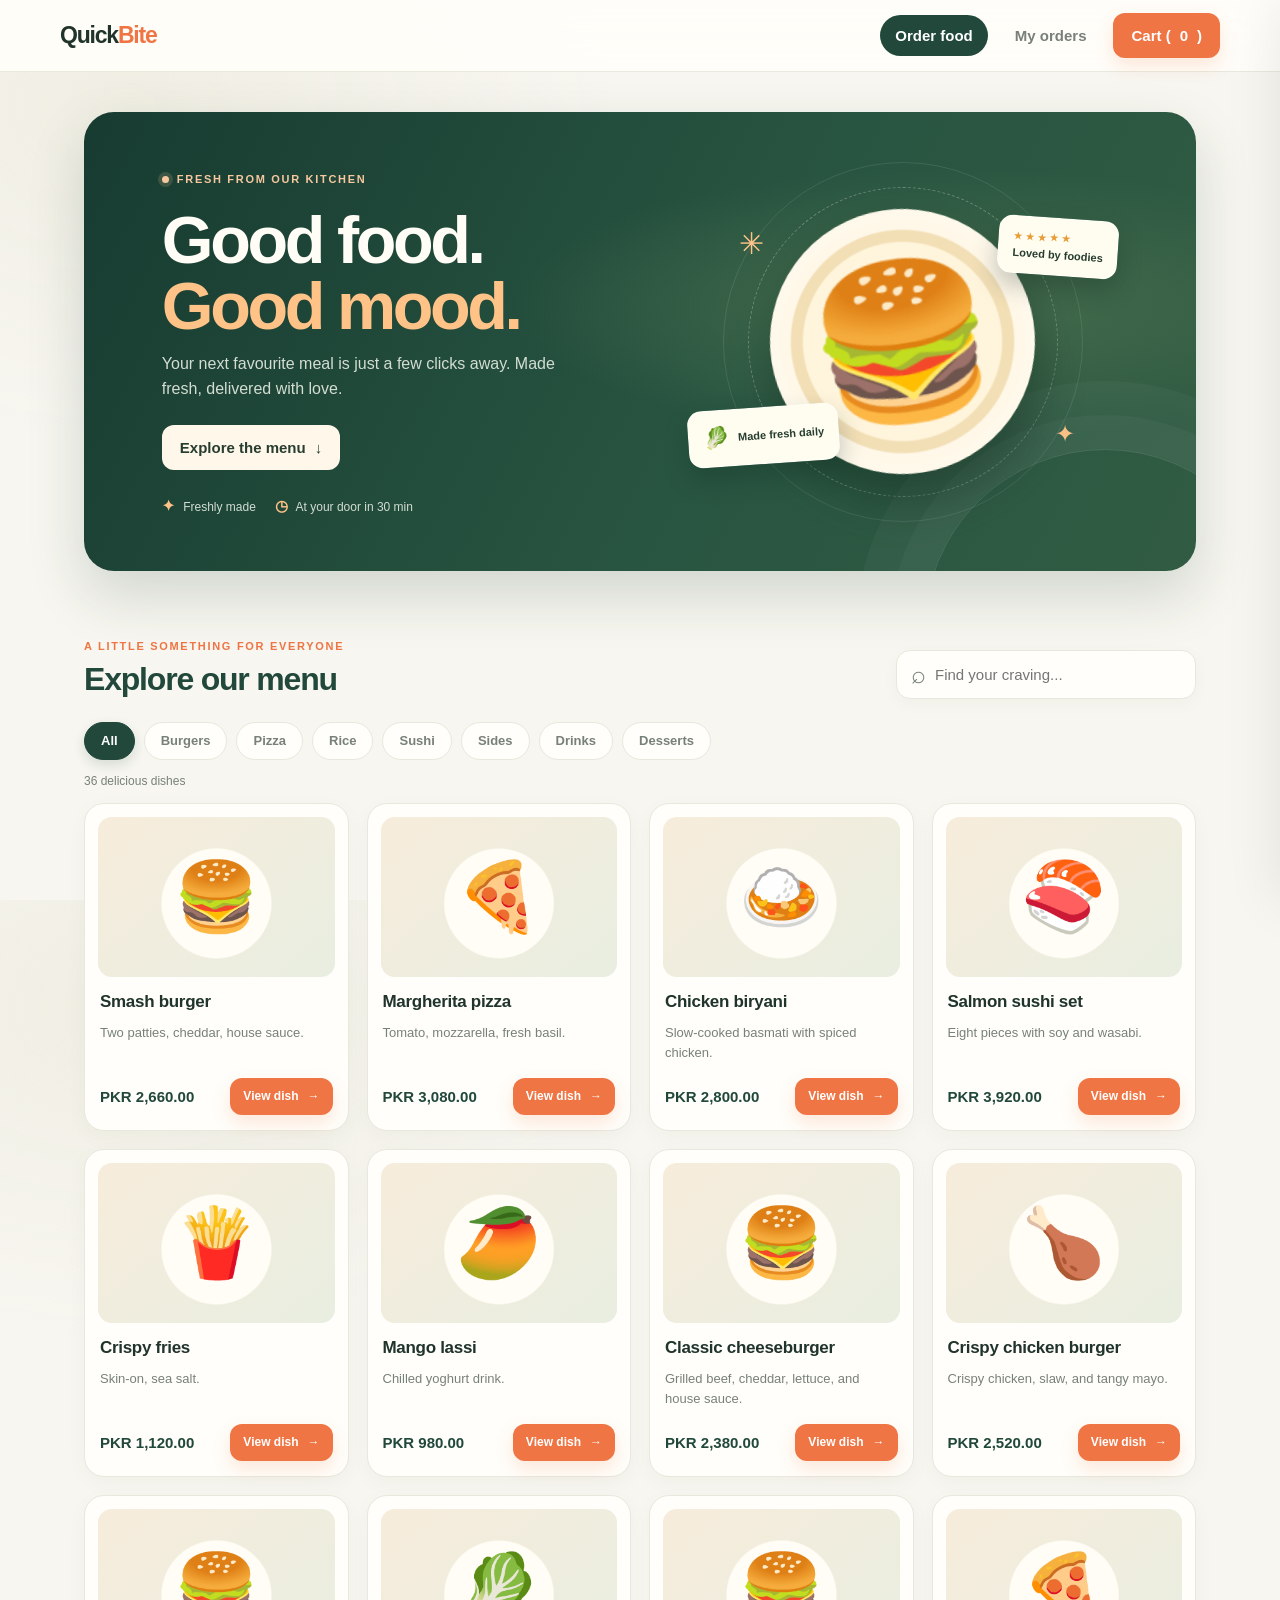
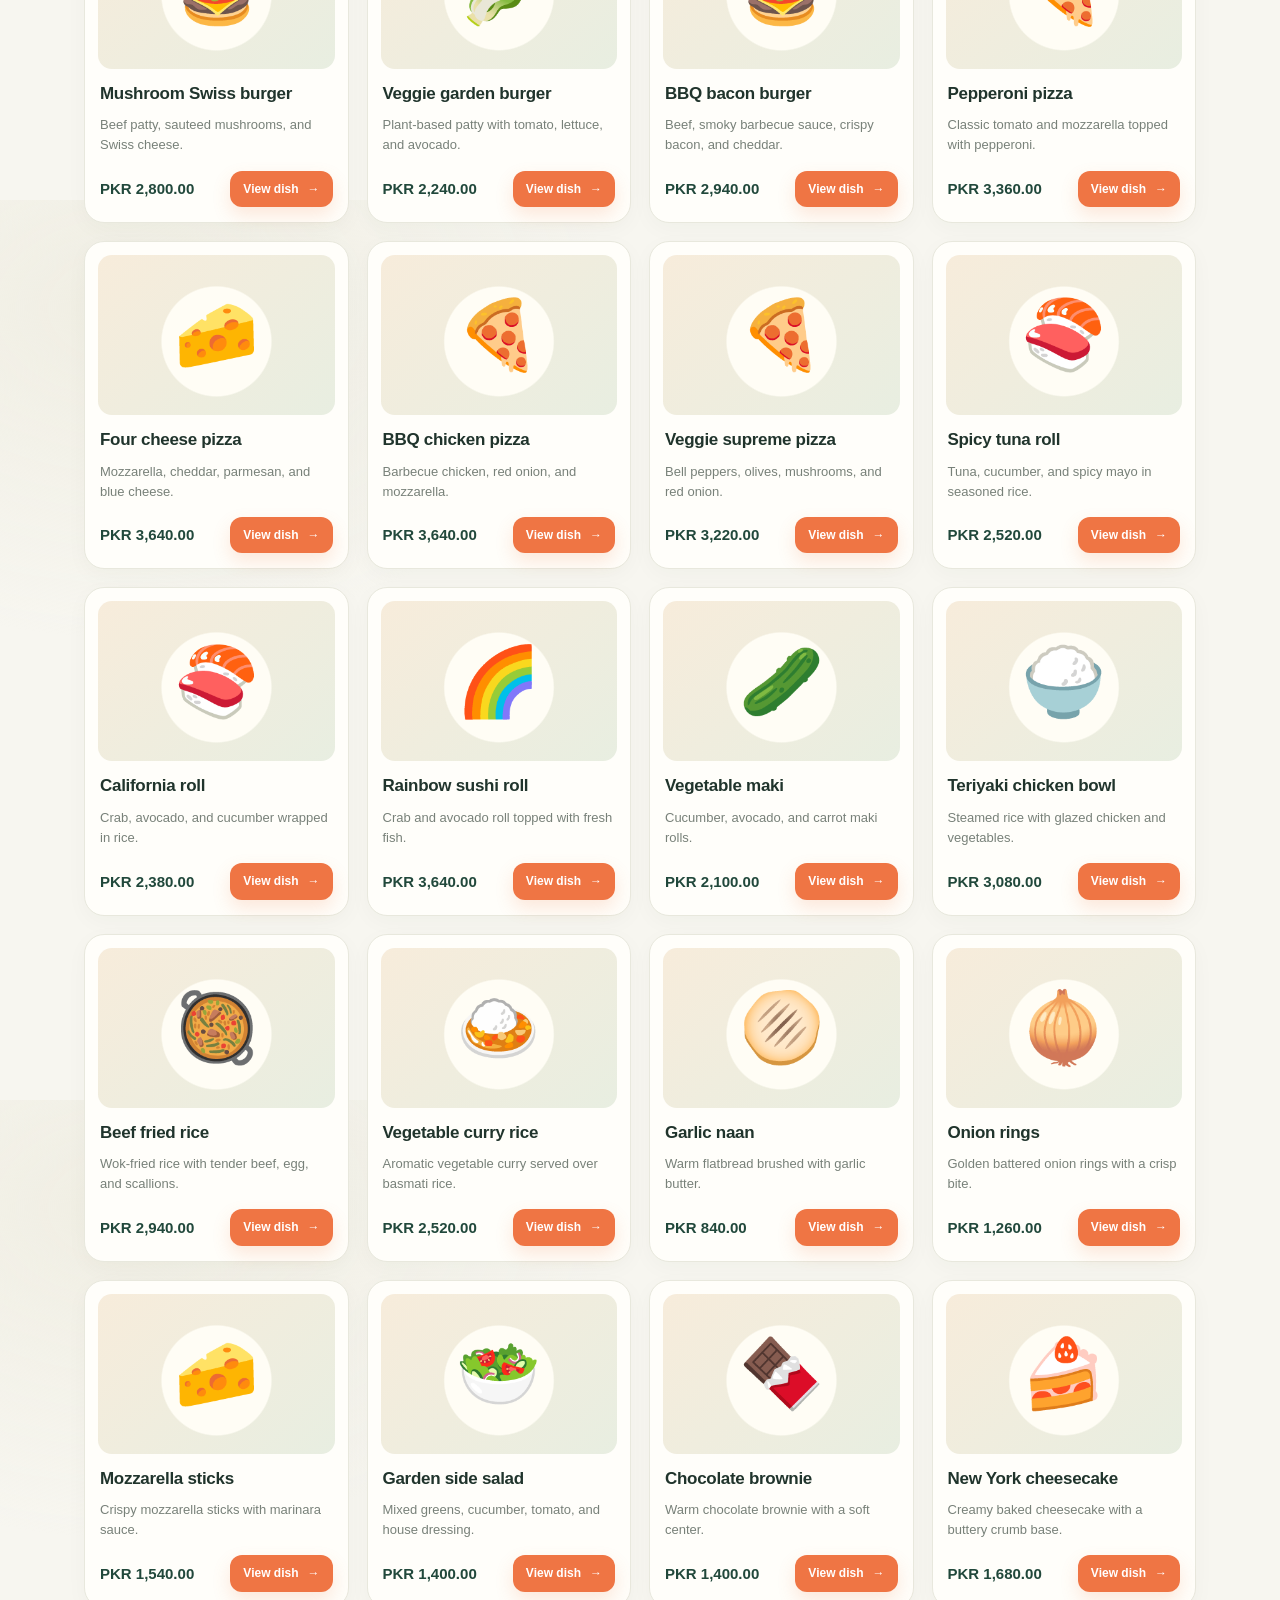
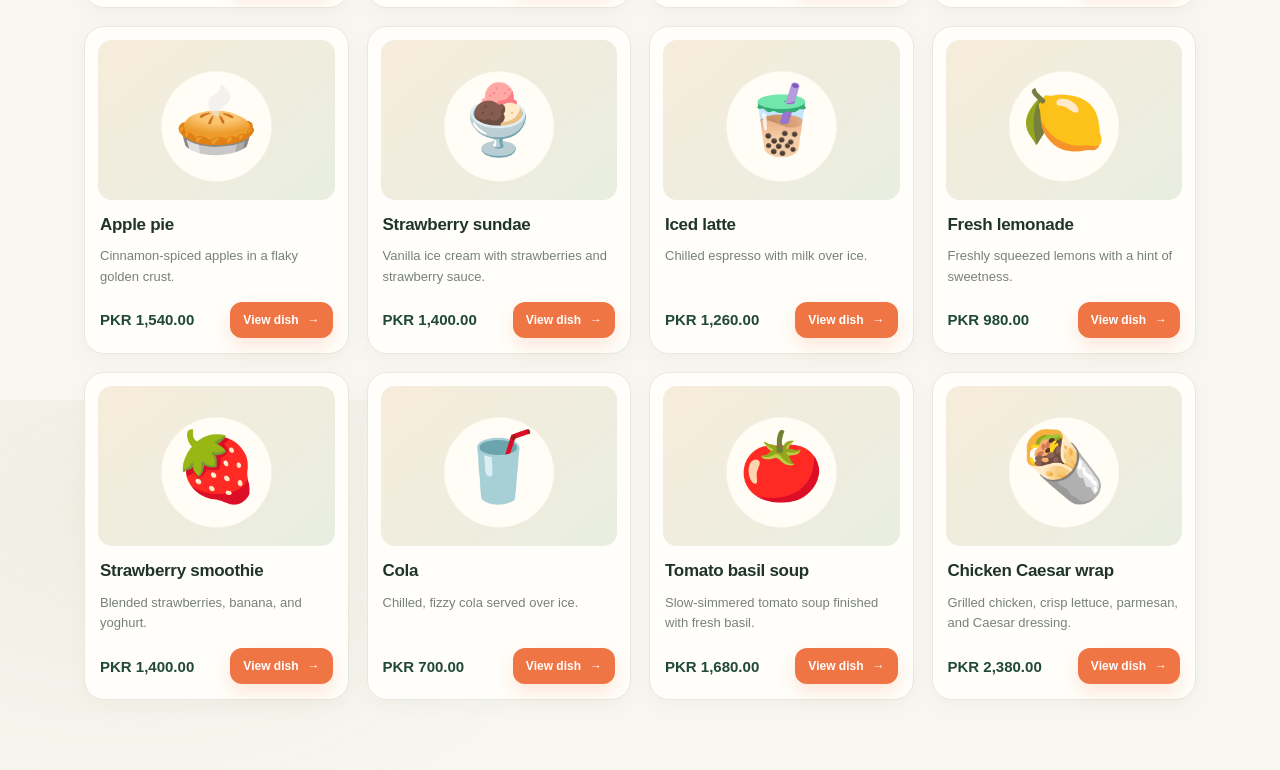
<file: index.html>
<!DOCTYPE html>
<html lang="en">

<head>
    <meta charset="utf-8">
    <meta name="viewport" content="width=device-width, initial-scale=1, viewport-fit=cover">
    <title>QuickBite – Food delivery</title>
    <link rel="stylesheet" href="styles.css">
</head>

<body>
    <nav>
        <div class="lg">Quick<b>Bite</b></div>
        <button class="tab on" data-v="shop">Order food</button><button class="tab" data-v="orders">My
            orders</button>
        <button class="btn" id="cb">Cart (<span id="cc">0</span>)</button>
    </nav>

    <main class="w">
        <section id="v-shop">
            <div class="hero">
                <div class="hero-copy">
                    <span class="eyebrow"><span class="live-dot"></span> FRESH FROM OUR KITCHEN</span>
                    <h1>Good food.<br><em>Good mood.</em></h1>
                    <p>Your next favourite meal is just a few clicks away. Made fresh, delivered with love.</p>
                    <a class="hero-cta" href="#menu-title">Explore the menu <span aria-hidden="true">↓</span></a>
                    <div class="hero-points">
                        <span><b>✦</b> Freshly made</span>
                        <span><b>◷</b> At your door in 30 min</span>
                    </div>
                </div>
                <div class="hero-art" aria-hidden="true">
                    <div class="art-spark spark-one">✳</div>
                    <div class="food-orbit orbit-one"></div>
                    <div class="food-orbit orbit-two"></div>
                    <div class="hero-food">🍔</div>
                    <div class="float-card float-rating"><span>★★★★★</span><b>Loved by foodies</b></div>
                    <div class="float-card float-fresh"><span>🥬</span><b>Made fresh daily</b></div>
                    <div class="art-spark spark-two">✦</div>
                </div>
            </div>
            <div class="menu-heading" id="menu-title">
                <div><span class="eyebrow">A LITTLE SOMETHING FOR EVERYONE</span>
                    <h2>Explore our menu</h2>
                </div>
                <label class="search"><span aria-hidden="true">⌕</span><input id="menu-search" type="search"
                        placeholder="Find your craving..." aria-label="Search menu"></label>
            </div>
            <div class="cats" id="cats" aria-label="Filter menu by category"></div>
            <p class="menu-count" id="menu-count" aria-live="polite"></p>
            <div class="grid" id="menu"></div>
        </section>
        <section id="v-orders" class="hide">
            <span class="eyebrow">YOUR QUICKBITE HISTORY</span>
            <h2 class="section-title">My orders</h2>
            <div id="mine"></div>
        </section>
    </main>

    <div class="ov" id="ov">
        <div class="md" id="md"></div>
    </div>
    <aside class="cart" id="cart">
        <div class="row">
            <h2 style="margin:0">Your cart</h2><button class="btn g" id="cx">Close</button>
        </div>
        <div id="cl"></div>
        <div id="ck" class="hide">
            <div class="row pr"><span>Total</span><span id="ct"></span></div>
            <label class="l" style="margin-top:10px">Your name</label><input id="nm" value="Guest">
            <label class="l" style="margin-top:8px">Delivery address</label><input id="ad" placeholder="Street, city">
            <button class="btn" style="width:100%;margin-top:12px" id="po">Place order</button>
        </div>
    </aside>
    <script src="data.js"></script>
    <script src="app.js"></script>
</body>

</html>
</file>
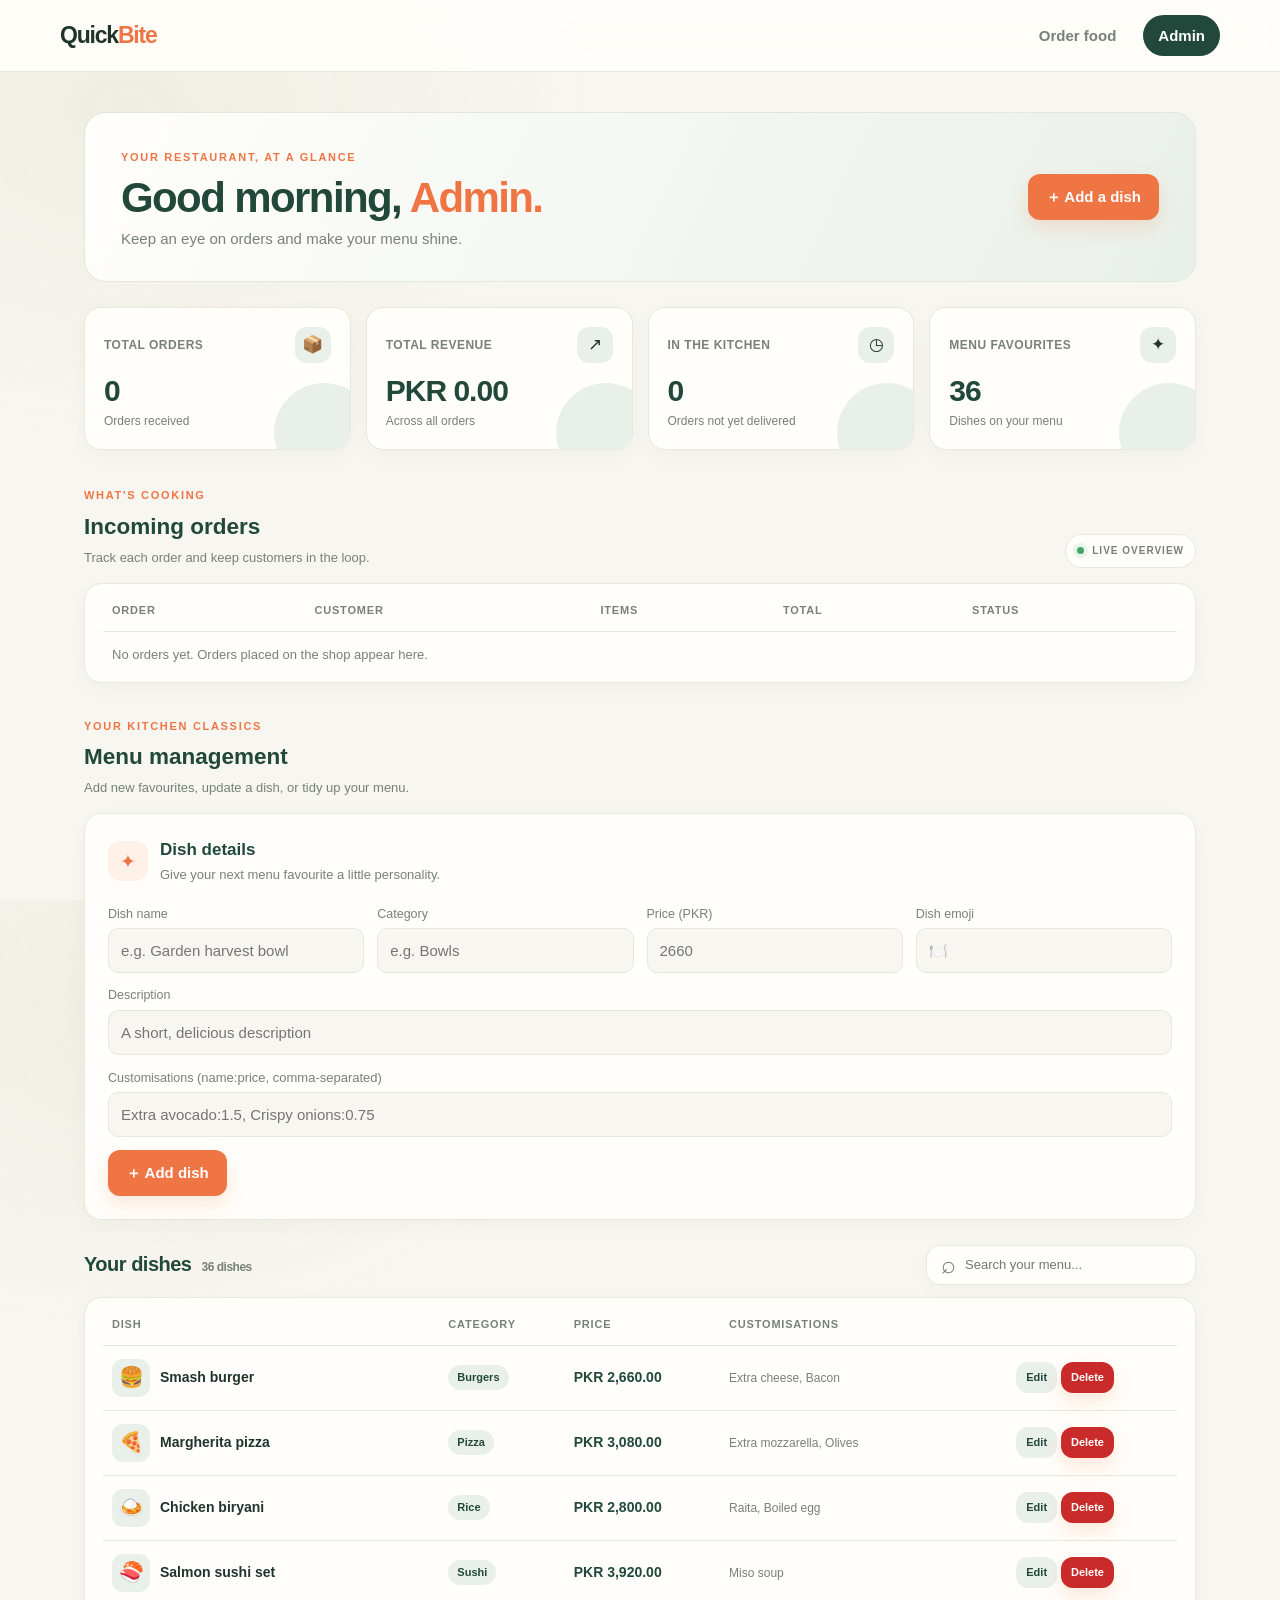
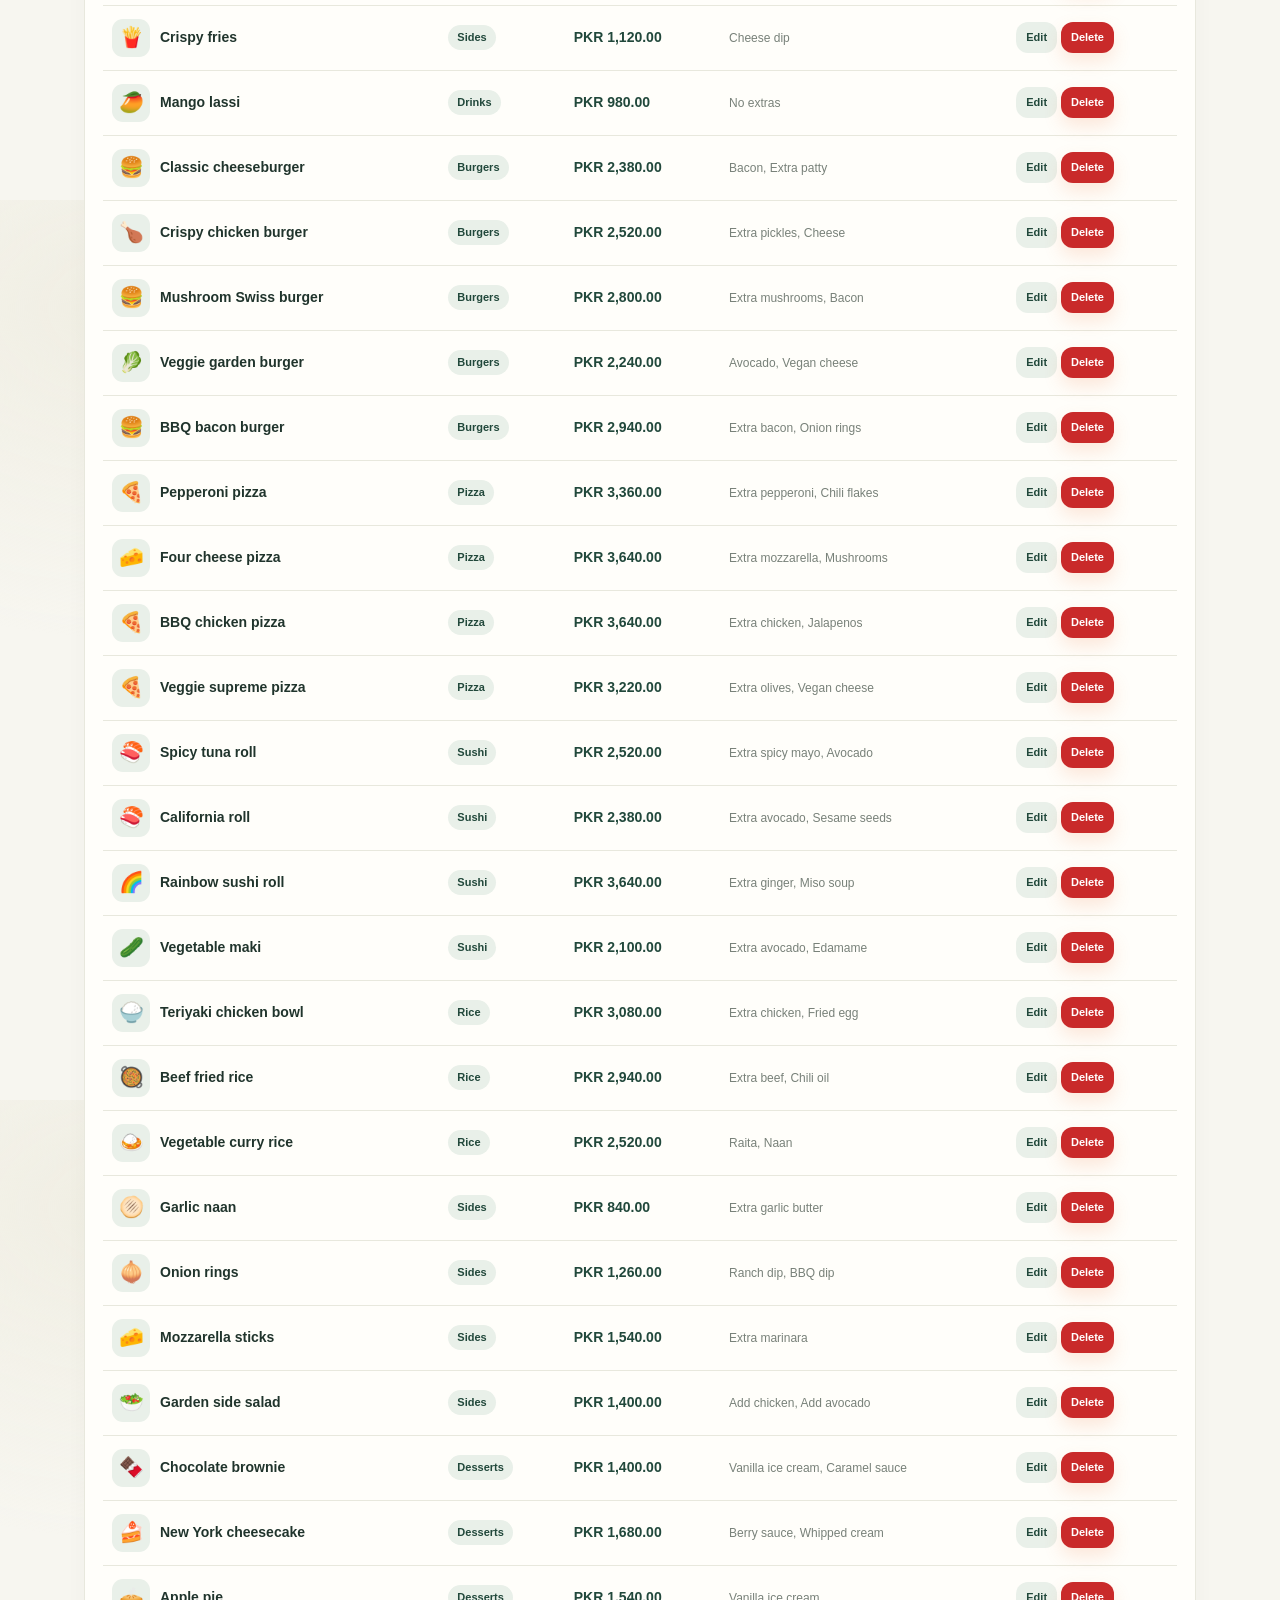
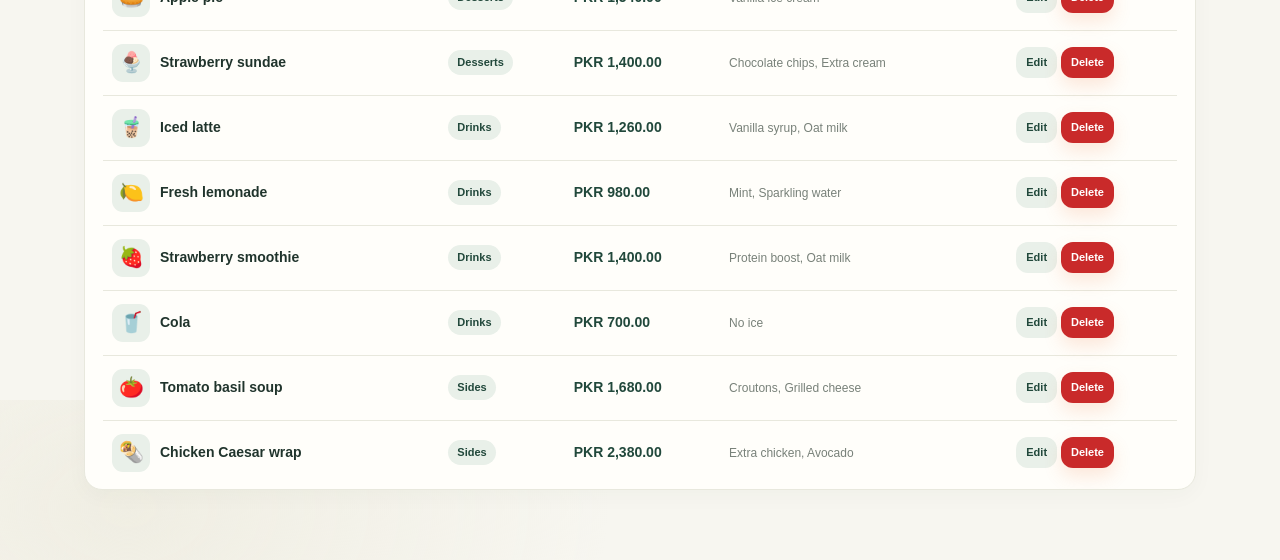
<file: admin.html>
<!DOCTYPE html>
<html lang="en">

<head>
    <meta charset="utf-8">
    <meta name="viewport" content="width=device-width, initial-scale=1, viewport-fit=cover">
    <title>QuickBite – Admin dashboard</title>
    <link rel="stylesheet" href="styles.css">
</head>

<body>
    <nav>
        <a class="lg" href="admin.html">Quick<b>Bite</b></a>
        <a class="tab" href="index.html">Order food</a>
        <a class="tab on" href="admin.html">Admin</a>
    </nav>

    <main class="w">
        <header class="admin-hero">
            <div>
                <span class="eyebrow">YOUR RESTAURANT, AT A GLANCE</span>
                <h1>Good morning, <em>Admin.</em></h1>
                <p>Keep an eye on orders and make your menu shine.</p>
            </div>
            <a class="btn admin-hero-btn" href="#menu-management">＋ Add a dish</a>
        </header>
        <div class="stats" id="stats"></div>
        <section class="admin-section" aria-labelledby="orders-title">
            <div class="admin-section-heading">
                <div>
                    <span class="eyebrow">WHAT'S COOKING</span>
                    <h2 class="s" id="orders-title">Incoming orders</h2>
                    <p class="mu">Track each order and keep customers in the loop.</p>
                </div>
                <span class="admin-live"><span></span> LIVE OVERVIEW</span>
            </div>
            <div class="card sc admin-table">
            <table>
                <thead>
                    <tr>
                        <th>Order</th>
                        <th>Customer</th>
                        <th>Items</th>
                        <th>Total</th>
                        <th>Status</th>
                    </tr>
                </thead>
                <tbody id="ot"></tbody>
            </table>
            </div>
        </section>
        <section class="admin-section" id="menu-management" aria-labelledby="menu-title">
            <div class="admin-section-heading">
                <div>
                    <span class="eyebrow">YOUR KITCHEN CLASSICS</span>
                    <h2 class="s" id="menu-title">Menu management</h2>
                    <p class="mu">Add new favourites, update a dish, or tidy up your menu.</p>
                </div>
            </div>
            <div class="card admin-form-card">
                <div class="admin-form-title">
                    <span class="admin-form-icon">✦</span>
                    <div><h3>Dish details</h3><p class="mu">Give your next menu favourite a little personality.</p></div>
                </div>
                <div class="f">
                    <div><label class="l" for="fn">Dish name</label><input id="fn" placeholder="e.g. Garden harvest bowl"></div>
                    <div><label class="l" for="fc">Category</label><input id="fc" placeholder="e.g. Bowls"></div>
                    <div><label class="l" for="fp">Price (PKR)</label><input id="fp" type="number" min="0" step="1" placeholder="2660"></div>
                    <div><label class="l" for="fe">Dish emoji</label><input id="fe" value="🍽️"></div>
                </div>
                <div class="f">
                    <div class="admin-wide"><label class="l" for="fd">Description</label><input id="fd" placeholder="A short, delicious description"></div>
                    <div class="admin-wide"><label class="l" for="fa">Customisations <span class="mu">(name:price, comma-separated)</span></label><input id="fa" placeholder="Extra avocado:1.5, Crispy onions:0.75"></div>
                </div>
                <div class="admin-form-actions">
                    <button class="btn" id="fs">＋ Add dish</button>
                    <button class="btn g hide" id="fx">Cancel edit</button>
                </div>
            </div>
            <div class="menu-list-heading">
                <h3>Your dishes <span class="menu-total" id="menu-total"></span></h3>
                <label class="search admin-search"><span aria-hidden="true">⌕</span><input id="menu-filter" type="search" placeholder="Search your menu..." aria-label="Search menu items"></label>
            </div>
            <div class="card sc admin-table">
                <table>
                    <thead>
                        <tr>
                            <th>Dish</th>
                            <th>Category</th>
                            <th>Price</th>
                            <th>Customisations</th>
                            <th><span class="sr-only">Actions</span></th>
                        </tr>
                    </thead>
                    <tbody id="mt"></tbody>
                </table>
            </div>
        </section>
    </main>

    <script src="data.js"></script>
    <script src="admin.js"></script>
</body>

</html>
</file>
<file: styles.css>
:root {
    color-scheme: light;
    --bg: #f7f6f0;
    --sf: #fffefa;
    --tx: #20342c;
    --mu: #788179;
    --ln: #e8e8dd;
    --ac: #ef7544;
    --ac2: #fff0e8;
    --green: #21483b;
    --green-soft: #e9f0e9;
    --ok: #2f9e44;
    --shadow: 0 18px 50px #26392b12;
    box-sizing: border-box;
    padding-top: env(safe-area-inset-top, 0px);
    padding-bottom: env(safe-area-inset-bottom, 0px);
}

@media (prefers-color-scheme: dark) {
    :root:not([data-theme="light"]) {
        color-scheme: dark;
        --bg: #151c18;
        --sf: #202923;
        --tx: #f1f3eb;
        --mu: #a7b0a7;
        --ln: #344139;
        --ac: #ff9167;
        --ac2: #39291f;
        --green: #b6d2b9;
        --green-soft: #29372d;
        --shadow: 0 18px 50px #00000030;
    }
}

:root[data-theme="dark"] {
    color-scheme: dark;
    --bg: #151c18;
    --sf: #202923;
    --tx: #f1f3eb;
    --mu: #a7b0a7;
    --ln: #344139;
    --ac: #ff9167;
    --ac2: #39291f;
    --green: #b6d2b9;
    --green-soft: #29372d;
    --shadow: 0 18px 50px #00000030;
}

html {
    height: 100%;
    scroll-padding-top: 90px;
    scroll-behavior: smooth;
}

* { box-sizing: border-box; }

body {
    margin: 0;
    background:
        radial-gradient(ellipse at 10% 12%, #f0eee3 0, transparent 30rem),
        var(--bg);
    color: var(--tx);
    font: 15px/1.55 "Trebuchet MS", "Segoe UI", sans-serif;
}

button, input, select, textarea { font: inherit; color: inherit; }
a { color: inherit; }
:focus-visible { outline: 3px solid var(--ac); outline-offset: 3px; }

nav {
    position: sticky;
    top: env(safe-area-inset-top, 0px);
    z-index: 5;
    min-height: 72px;
    background: color-mix(in srgb, var(--sf) 90%, transparent);
    border-bottom: 1px solid var(--ln);
    backdrop-filter: blur(18px);
    display: flex;
    align-items: center;
    gap: 12px;
    padding: 12px max(24px, calc((100% - 1160px) / 2));
}

.lg {
    font-weight: 900;
    font-size: 23px;
    letter-spacing: -1.2px;
    margin-right: auto;
    text-decoration: none;
}

.lg b { color: var(--ac); }
.tab {
    border: 0;
    background: none;
    padding: 9px 15px;
    border-radius: 999px;
    cursor: pointer;
    color: var(--mu);
    font-weight: 700;
    text-decoration: none;
    transition: background .2s, color .2s, transform .2s;
}

.tab:hover { color: var(--tx); background: var(--green-soft); }
.tab.on { background: var(--green); color: #fff; }

.btn, .hero-cta {
    display: inline-flex;
    align-items: center;
    justify-content: center;
    gap: 9px;
    border: 0;
    background: var(--ac);
    color: #fff;
    padding: 11px 18px;
    border-radius: 12px;
    font-weight: 800;
    text-decoration: none;
    cursor: pointer;
    box-shadow: 0 8px 18px #ef75442b;
    transition: transform .2s, box-shadow .2s, filter .2s;
}

.btn:hover, .hero-cta:hover {
    transform: translateY(-2px);
    box-shadow: 0 12px 24px #ef75443b;
    filter: saturate(1.08);
}

.btn.g { background: var(--green-soft); color: var(--green); box-shadow: none; }
.btn.d { background: #c92a2a; }
.w { max-width: 1160px; margin: 0 auto; padding: 36px 24px 70px; }

.hero {
    position: relative;
    min-height: 400px;
    overflow: hidden;
    display: grid;
    grid-template-columns: 1.1fr .9fr;
    align-items: center;
    margin: 4px 0 62px;
    padding: 54px 7%;
    color: #fffdf6;
    background:
        radial-gradient(ellipse at 78% 42%, #456c4c 0, transparent 36%),
        linear-gradient(118deg, #173b31 0%, #285541 58%, #315c43 100%);
    border-radius: 30px;
    box-shadow: 0 24px 55px #183a2c2b;
}

.hero::after {
    content: "";
    position: absolute;
    width: 360px;
    height: 360px;
    right: -90px;
    bottom: -240px;
    border: 1px solid #ffffff20;
    border-radius: 50%;
    box-shadow: 0 0 0 34px #ffffff08, 0 0 0 68px #ffffff08;
}

.hero-copy { position: relative; z-index: 1; max-width: 520px; }
.eyebrow {
    display: inline-flex;
    align-items: center;
    gap: 8px;
    color: var(--ac);
    font-size: 11px;
    font-weight: 900;
    letter-spacing: 1.7px;
}

.hero .eyebrow { color: #f7c89e; }
.live-dot { width: 7px; height: 7px; border-radius: 50%; background: #f7c89e; box-shadow: 0 0 0 4px #f7c89e28; }
.hero h1 { margin: 19px 0 12px; font-size: clamp(44px, 5.2vw, 68px); line-height: .99; letter-spacing: -3.4px; }
.hero h1 em { color: #ffc287; font-style: normal; }
.hero-copy > p { max-width: 420px; margin: 0 0 23px; color: #d3ddd2; font-size: 16px; }
.hero-cta { color: #263d30; background: #fff7e9; box-shadow: none; }
.hero-cta:hover { box-shadow: 0 12px 24px #0f251b48; }
.hero-points { display: flex; flex-wrap: wrap; gap: 19px; margin-top: 24px; color: #d3ddd2; font-size: 12px; }
.hero-points b { color: #ffc287; margin-right: 5px; font-size: 15px; }

.hero-art { position: relative; z-index: 1; min-height: 290px; display: grid; place-items: center; }
.hero-food {
    position: relative;
    z-index: 1;
    display: grid;
    place-items: center;
    width: clamp(190px, 23vw, 265px);
    aspect-ratio: 1;
    border: 10px solid #fff9eb;
    border-radius: 50%;
    background: radial-gradient(circle, #fff5dc 0 57%, #f2dfb6 58% 64%, #fff8e9 65%);
    font-size: clamp(105px, 13vw, 150px);
    filter: drop-shadow(0 26px 25px #0f261b68);
    transform: rotate(-9deg);
    animation: float 5s ease-in-out infinite;
}

.food-orbit { position: absolute; width: 310px; aspect-ratio: 1; border: 1px dashed #ffffff47; border-radius: 50%; }
.orbit-two { width: 360px; border-style: solid; border-color: #ffffff19; }
.float-card {
    position: absolute;
    z-index: 2;
    display: flex;
    align-items: center;
    gap: 9px;
    padding: 11px 14px;
    border: 1px solid #ffffff75;
    border-radius: 14px;
    background: #fffdf0;
    color: #263d30;
    box-shadow: 0 12px 25px #10281e42;
    font-size: 11px;
}

.float-card b { display: block; }
.float-rating { top: 21px; right: 0; display: block; transform: rotate(4deg); }
.float-rating span { display: block; color: #e99b36; letter-spacing: 2px; }
.float-fresh { bottom: 23px; left: 0; transform: rotate(-4deg); }
.float-fresh span { font-size: 21px; }
.art-spark { position: absolute; color: #ffc287; }
.spark-one { top: 24px; left: 12%; font-size: 30px; }
.spark-two { right: 10%; bottom: 12%; font-size: 24px; }
@keyframes float { 50% { transform: translateY(-9px) rotate(-6deg); } }

.menu-heading { display: flex; justify-content: space-between; align-items: end; gap: 20px; margin-bottom: 23px; }
.menu-heading h2, .section-title { margin: 4px 0 0; color: var(--green); font-size: 32px; line-height: 1.2; letter-spacing: -1.2px; }
.search {
    display: flex;
    align-items: center;
    gap: 9px;
    width: min(100%, 300px);
    padding: 0 14px;
    border: 1px solid var(--ln);
    border-radius: 14px;
    background: var(--sf);
    color: var(--mu);
    box-shadow: 0 5px 18px #26392b08;
}

.search > span { font-size: 25px; line-height: 1; }
.search input { min-width: 0; padding: 12px 0; border: 0; outline: 0; background: transparent; box-shadow: none; }
.search input:focus-visible { outline: 0; }
.cats { display: flex; gap: 9px; flex-wrap: wrap; margin-bottom: 12px; }
.cats button {
    border: 1px solid var(--ln);
    background: var(--sf);
    padding: 8px 16px;
    border-radius: 999px;
    color: var(--mu);
    font-size: 13px;
    font-weight: 700;
    cursor: pointer;
    transition: all .2s;
}

.cats button:hover { border-color: var(--green); color: var(--green); transform: translateY(-1px); }
.cats button.on { background: var(--green); color: #fff; border-color: var(--green); box-shadow: 0 5px 12px #21483b26; }
.menu-count { margin: 0 0 12px; color: var(--mu); font-size: 12px; }
.grid { display: grid; grid-template-columns: repeat(auto-fill, minmax(235px, 1fr)); gap: 18px; }
.it {
    display: flex;
    flex-direction: column;
    gap: 8px;
    min-width: 0;
    padding: 13px;
    border: 1px solid var(--ln);
    border-radius: 20px;
    background: var(--sf);
    box-shadow: 0 6px 22px #26392b08;
    transition: transform .22s, box-shadow .22s, border-color .22s;
}

.it:hover { transform: translateY(-5px); border-color: #cdd8c9; box-shadow: var(--shadow); }
.em {
    display: grid;
    place-items: center;
    min-height: 160px;
    border-radius: 14px;
    background:
        radial-gradient(circle at 50% 54%, #fffdf5 0 37%, transparent 38%),
        linear-gradient(140deg, #f7ecdb, #e8eee1);
    font-size: 68px;
    transition: transform .25s;
}

.it:hover .em { transform: scale(1.015); }
.it h3 { margin: 4px 2px 0; font-size: 17px; letter-spacing: -.3px; }
.it p { flex: 1; margin: 0 2px; color: var(--mu); font-size: 13px; }
.it .row { margin: 7px 2px 2px; }
.row { display: flex; justify-content: space-between; align-items: center; gap: 8px; }
.pr { color: var(--green); font-weight: 900; }
.it .btn { padding: 9px 13px; font-size: 12px; }
.hide { display: none !important; }

.ov { position: fixed; inset: 0; z-index: 20; display: none; align-items: center; justify-content: center; padding: 16px; background: #101914a8; backdrop-filter: blur(5px); }
.ov.on { display: flex; }
.md { width: 100%; max-width: 460px; max-height: 90vh; overflow: auto; padding: 26px; border: 1px solid var(--ln); border-radius: 22px; background: var(--sf); box-shadow: 0 28px 80px #0003; animation: modal-in .2s ease-out; }
.md h2 { margin: 0 0 10px; color: var(--green); letter-spacing: -.7px; }
@keyframes modal-in { from { opacity: 0; transform: translateY(10px) scale(.98); } }
.opt { display: flex; justify-content: space-between; gap: 10px; padding: 10px 0; border-bottom: 1px solid var(--ln); }
.opt label { display: flex; align-items: center; gap: 8px; cursor: pointer; }
.cart {
    position: fixed;
    top: 0;
    right: 0;
    bottom: 0;
    z-index: 15;
    display: flex;
    flex-direction: column;
    gap: 12px;
    width: min(400px, 100%);
    overflow: auto;
    padding: 24px;
    border-left: 1px solid var(--ln);
    background: var(--sf);
    box-shadow: -20px 0 55px #00000017;
    transform: translateX(105%);
    transition: transform .28s cubic-bezier(.2,.8,.2,1);
}

.cart.on { transform: none; }
.cart h2 { color: var(--green); letter-spacing: -.7px; }
.card { border: 1px solid var(--ln); border-radius: 18px; background: var(--sf); box-shadow: 0 6px 22px #26392b08; padding: 18px; }
.stats { display: grid; grid-template-columns: repeat(auto-fit, minmax(170px, 1fr)); gap: 14px; margin-bottom: 22px; }
.stat b { display: block; color: var(--green); font-size: 28px; }
.stat span { color: var(--mu); font-size: 13px; }
.sc { overflow-x: auto; }
table { width: 100%; border-collapse: collapse; min-width: 520px; }
th, td { padding: 11px 9px; border-bottom: 1px solid var(--ln); text-align: left; vertical-align: middle; font-size: 14px; }
th { color: var(--mu); }
input, select, textarea { width: 100%; padding: 10px 12px; border: 1px solid var(--ln); border-radius: 10px; background: var(--bg); }
input[type="radio"], input[type="checkbox"] { width: auto; accent-color: var(--ac); }
.f { display: grid; grid-template-columns: repeat(auto-fit, minmax(150px, 1fr)); gap: 10px; margin-bottom: 10px; }
label.l { display: block; margin-bottom: 4px; color: var(--mu); font-size: 12.5px; }
.bar { display: flex; gap: 4px; margin-top: 8px; }
.bar i { flex: 1; height: 6px; border-radius: 3px; background: var(--ln); }
.bar i.on { background: var(--ok); }
.tag { display: inline-block; padding: 3px 11px; border-radius: 999px; background: var(--ac2); color: var(--ac); font-size: 12px; font-weight: 800; }
h2.s { margin: 26px 0 12px; color: var(--green); }
.mu { color: var(--mu); }

#item-detail { max-width: 760px; margin: 25px auto; padding: clamp(22px, 5vw, 46px); }
.item-back { display: inline-flex; margin: 0 0 14px 5px; }
.item-layout { display: grid; grid-template-columns: .9fr 1.1fr; align-items: center; gap: clamp(24px, 5vw, 48px); }
.item-art { display: grid; place-items: center; min-height: 280px; border-radius: 22px; background: radial-gradient(circle at 50% 50%, #fffdf5 0 36%, transparent 37%), linear-gradient(140deg, #f7ecdb, #e8eee1); font-size: clamp(100px, 16vw, 150px); }
.item-info h1 { margin: 8px 0; color: var(--green); font-size: clamp(30px, 5vw, 42px); line-height: 1.1; letter-spacing: -1.7px; }
.item-info > p { margin: 0 0 16px; }
.item-price { margin: 14px 0 22px !important; font-size: 22px; }
.item-benefits { display: flex; flex-wrap: wrap; gap: 9px; margin: 18px 0 24px; }
.item-benefits span { padding: 7px 10px; border-radius: 999px; background: var(--green-soft); color: var(--green); font-size: 11px; font-weight: 700; }
.item-cta { min-height: 48px; }
.section-title { margin-bottom: 20px; }

@media (max-width: 700px) {
    nav { min-height: 64px; gap: 5px; padding: 10px 14px; }
    .lg { font-size: 20px; }
    .tab { padding: 8px 10px; font-size: 13px; }
    nav .btn { padding: 9px 12px; font-size: 12px; }
    .w { padding: 22px 16px 50px; }
    .hero { grid-template-columns: 1fr; gap: 4px; min-height: auto; margin: 0 0 42px; padding: 36px 26px 22px; border-radius: 24px; }
    .hero h1 { font-size: clamp(44px, 12vw, 60px); }
    .hero-art { min-height: 230px; }
    .hero-food { width: 185px; font-size: 105px; }
    .food-orbit { width: 245px; }
    .orbit-two { width: 285px; }
    .float-rating { top: 9px; right: 0; }
    .float-fresh { bottom: 8px; left: 0; }
    .menu-heading { align-items: stretch; flex-direction: column; gap: 15px; }
    .menu-heading h2, .section-title { font-size: 28px; }
    .search { width: 100%; }
    .grid { grid-template-columns: repeat(auto-fill, minmax(160px, 1fr)); gap: 12px; }
    .it { padding: 10px; border-radius: 16px; }
    .em { min-height: 125px; font-size: 56px; }
    .it .row { align-items: center; }
    .it .btn { padding: 8px 10px; font-size: 11px; }
    #item-detail { padding: 18px; }
    .item-layout { grid-template-columns: 1fr; gap: 20px; }
    .item-art { min-height: 215px; font-size: 112px; }
}

@media (max-width: 380px) {
    nav { gap: 2px; padding-inline: 9px; }
    .lg { font-size: 18px; letter-spacing: -.8px; }
    .tab { padding-inline: 7px; font-size: 12px; }
    nav .btn { padding-inline: 9px; }
    .grid { grid-template-columns: 1fr 1fr; }
    .it .row { align-items: flex-start; flex-direction: column; }
}

@media (prefers-reduced-motion: reduce) {
    *, *::before, *::after { scroll-behavior: auto !important; animation-duration: .01ms !important; animation-iteration-count: 1 !important; transition-duration: .01ms !important; }
}

.admin-hero {
    display: flex;
    align-items: center;
    justify-content: space-between;
    gap: 24px;
    margin: 4px 0 25px;
    padding: 31px 36px;
    border: 1px solid #dfe8db;
    border-radius: 22px;
    background: linear-gradient(115deg, var(--sf), var(--green-soft));
}

.admin-hero h1 { margin: 7px 0 4px; color: var(--green); font-size: clamp(30px, 4vw, 42px); line-height: 1.15; letter-spacing: -1.6px; }
.admin-hero h1 em { color: var(--ac); font-style: normal; }
.admin-hero p, .admin-section-heading p, .admin-form-title p { margin: 0; color: var(--mu); }
.admin-hero-btn { flex-shrink: 0; }
.admin-hero-btn:first-letter { font-size: 17px; }

.stats { grid-template-columns: repeat(4, minmax(0, 1fr)); gap: 15px; margin-bottom: 32px; }
.admin-stat {
    position: relative;
    overflow: hidden;
    min-height: 140px;
    padding: 19px;
    border-radius: 17px;
    transition: transform .2s, box-shadow .2s;
}

.admin-stat:hover { transform: translateY(-3px); box-shadow: var(--shadow); }
.admin-stat::after { content: ""; position: absolute; right: -24px; bottom: -34px; width: 100px; height: 100px; border-radius: 50%; background: var(--green-soft); }
.admin-stat-top { position: relative; z-index: 1; display: flex; justify-content: space-between; align-items: center; }
.admin-stat-label { color: var(--mu); font-size: 12px; font-weight: 800; letter-spacing: .5px; text-transform: uppercase; }
.admin-stat-icon { display: grid; place-items: center; width: 36px; height: 36px; border-radius: 12px; background: var(--green-soft); font-size: 17px; }
.admin-stat-value { position: relative; z-index: 1; display: block; margin-top: 11px; color: var(--green); font-size: 30px; line-height: 1.1; letter-spacing: -1px; }
.admin-stat-note { position: relative; z-index: 1; display: block; margin-top: 5px; color: var(--mu); font-size: 12px; }

.admin-section { margin-top: 30px; scroll-margin-top: 95px; }
.admin-section-heading { display: flex; justify-content: space-between; align-items: end; gap: 15px; margin-bottom: 15px; }
.admin-section-heading .s { margin: 4px 0 3px; }
.admin-live { display: inline-flex; align-items: center; gap: 8px; padding: 8px 11px; border: 1px solid var(--ln); border-radius: 999px; background: var(--sf); color: var(--mu); font-size: 10px; font-weight: 900; letter-spacing: 1px; white-space: nowrap; }
.admin-live span { width: 7px; height: 7px; border-radius: 50%; background: #45a46d; box-shadow: 0 0 0 4px #45a46d1c; }
.admin-table { padding: 4px 18px; }
.admin-table table { min-width: 650px; }
.admin-table th { padding-top: 14px; padding-bottom: 12px; font-size: 11px; letter-spacing: .8px; text-transform: uppercase; }
.admin-table td { padding-top: 13px; padding-bottom: 13px; }
.admin-table tbody tr:last-child td { border-bottom: 0; }
.admin-table select { min-width: 130px; padding: 8px 30px 8px 10px; border-radius: 9px; font-size: 12px; font-weight: 700; }
.admin-order-id { color: var(--green); font-weight: 900; }
.admin-customer { font-weight: 800; }
.admin-customer-address { display: block; max-width: 220px; overflow: hidden; color: var(--mu); font-size: 11px; text-overflow: ellipsis; white-space: nowrap; }
.admin-section .mu { font-size: 13px; }

.admin-form-card { padding: 23px; }
.admin-form-title { display: flex; align-items: center; gap: 12px; margin-bottom: 19px; }
.admin-form-icon { display: grid; place-items: center; width: 40px; height: 40px; border-radius: 13px; background: var(--ac2); color: var(--ac); font-size: 19px; }
.admin-form-title h3, .menu-list-heading h3 { margin: 0; color: var(--green); font-size: 17px; }
.admin-form-title p { margin-top: 2px; font-size: 12px; }
.admin-form-card .f { gap: 13px; margin-bottom: 13px; }
.admin-form-card input { min-height: 43px; background: var(--bg); }
.admin-form-card input:focus { border-color: var(--ac); outline: 0; box-shadow: 0 0 0 3px color-mix(in srgb, var(--ac) 15%, transparent); }
.admin-wide { grid-column: 1 / -1; }
.admin-form-actions { display: flex; gap: 9px; margin-top: 4px; }
.menu-list-heading { display: flex; justify-content: space-between; align-items: center; gap: 14px; margin: 25px 0 12px; }
.menu-list-heading h3 { font-size: 20px; letter-spacing: -.5px; }
.menu-total { margin-left: 5px; color: var(--mu); font-size: 12px; font-weight: 600; }
.admin-search { width: min(100%, 270px); }
.admin-search input { padding: 9px 0; font-size: 13px; }
.admin-dish { display: flex; align-items: center; gap: 10px; min-width: 200px; }
.admin-dish-emoji { display: grid; flex: 0 0 38px; place-items: center; width: 38px; height: 38px; border-radius: 11px; background: var(--green-soft); font-size: 20px; }
.admin-dish-name { color: var(--tx); font-weight: 800; }
.admin-category { display: inline-block; padding: 4px 9px; border-radius: 999px; background: var(--green-soft); color: var(--green); font-size: 11px; font-weight: 800; }
.admin-price { color: var(--green); font-weight: 900; white-space: nowrap; }
.admin-options { max-width: 210px; color: var(--mu); font-size: 12px; }
.admin-actions { white-space: nowrap; }
.admin-actions .btn { padding: 7px 10px; font-size: 11px; }
.sr-only { position: absolute; top: auto; left: 0; width: 1px; height: 1px; margin: -1px; overflow: hidden; clip: rect(0, 0, 0, 0); white-space: nowrap; }

@media (max-width: 760px) {
    .stats { grid-template-columns: repeat(2, minmax(0, 1fr)); }
    .admin-hero { padding: 25px; }
}

@media (max-width: 520px) {
    .admin-hero { align-items: flex-start; flex-direction: column; gap: 16px; padding: 23px 20px; }
    .admin-hero h1 { font-size: 32px; }
    .admin-live { align-self: flex-start; }
    .admin-section-heading { align-items: flex-start; }
    .admin-section-heading p { max-width: 290px; }
    .admin-form-card { padding: 17px; }
    .menu-list-heading { align-items: stretch; flex-direction: column; }
    .admin-search { width: 100%; }
}
</file>
